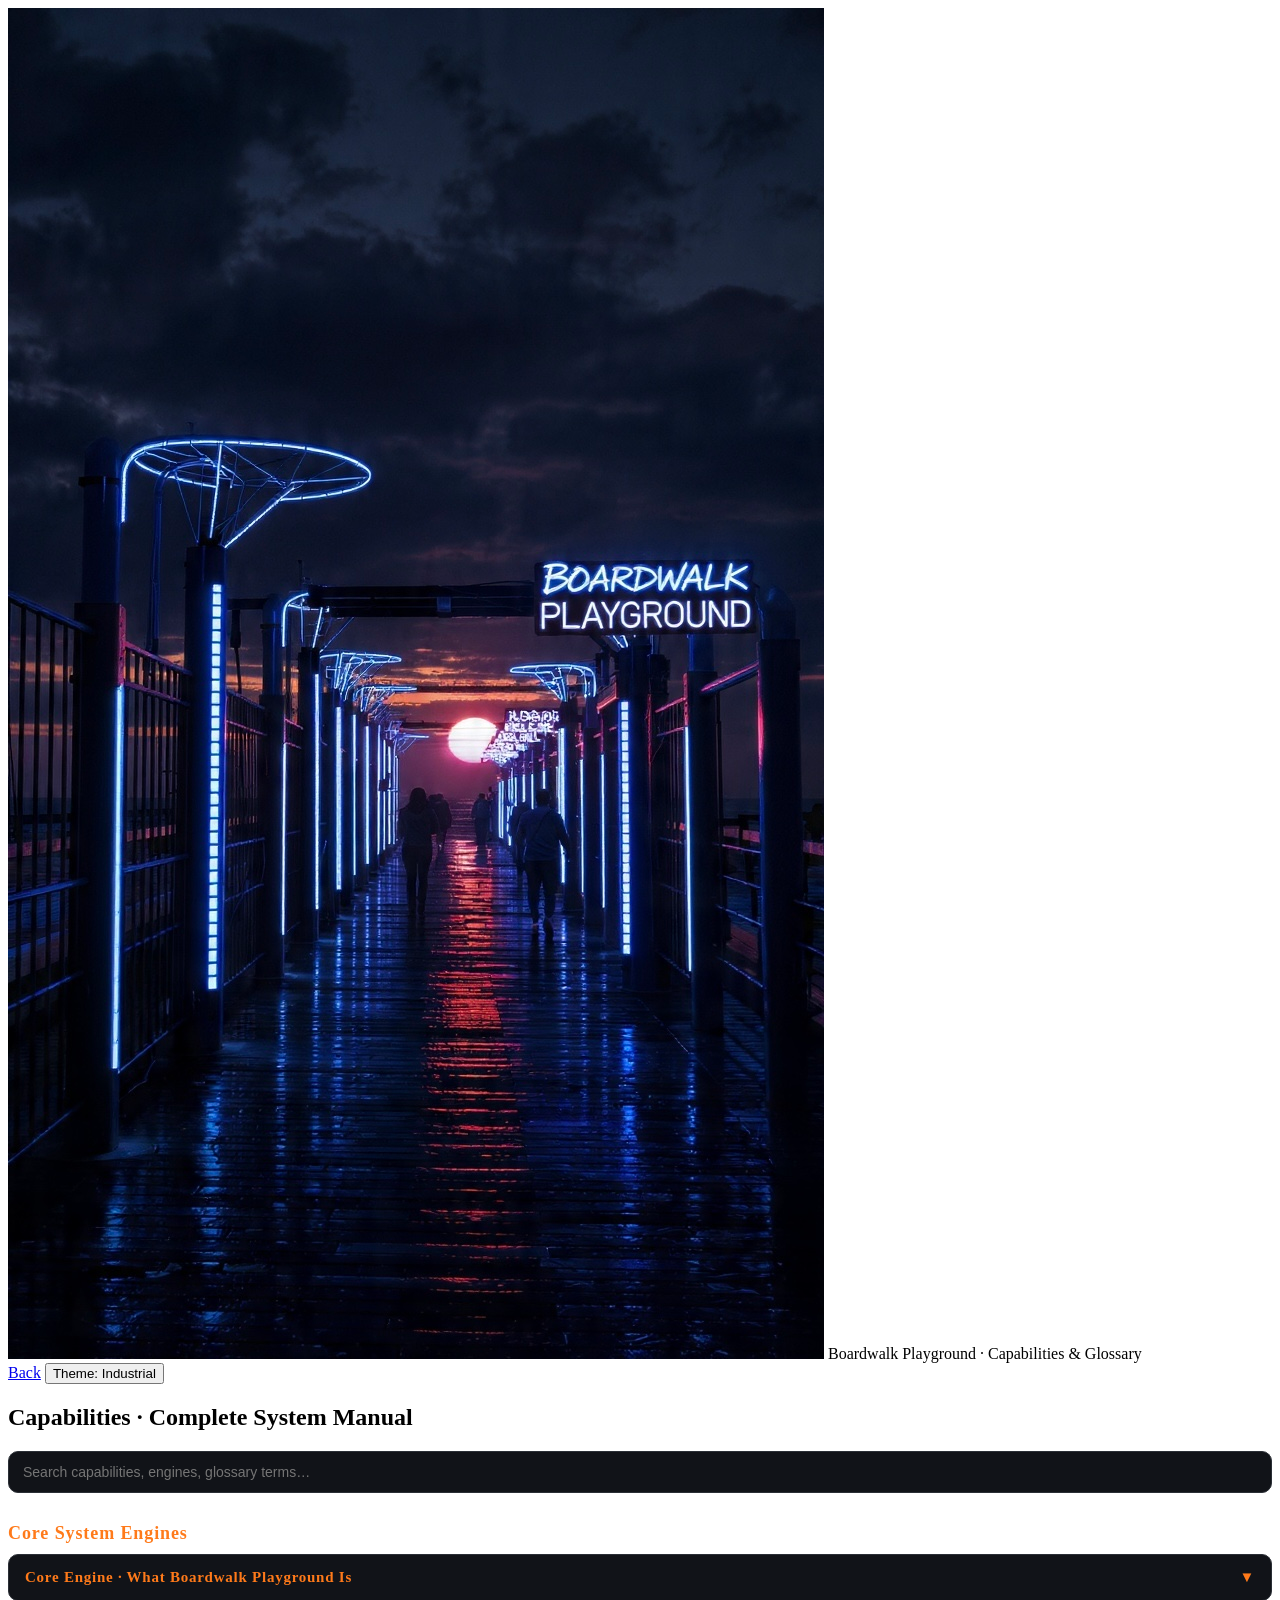
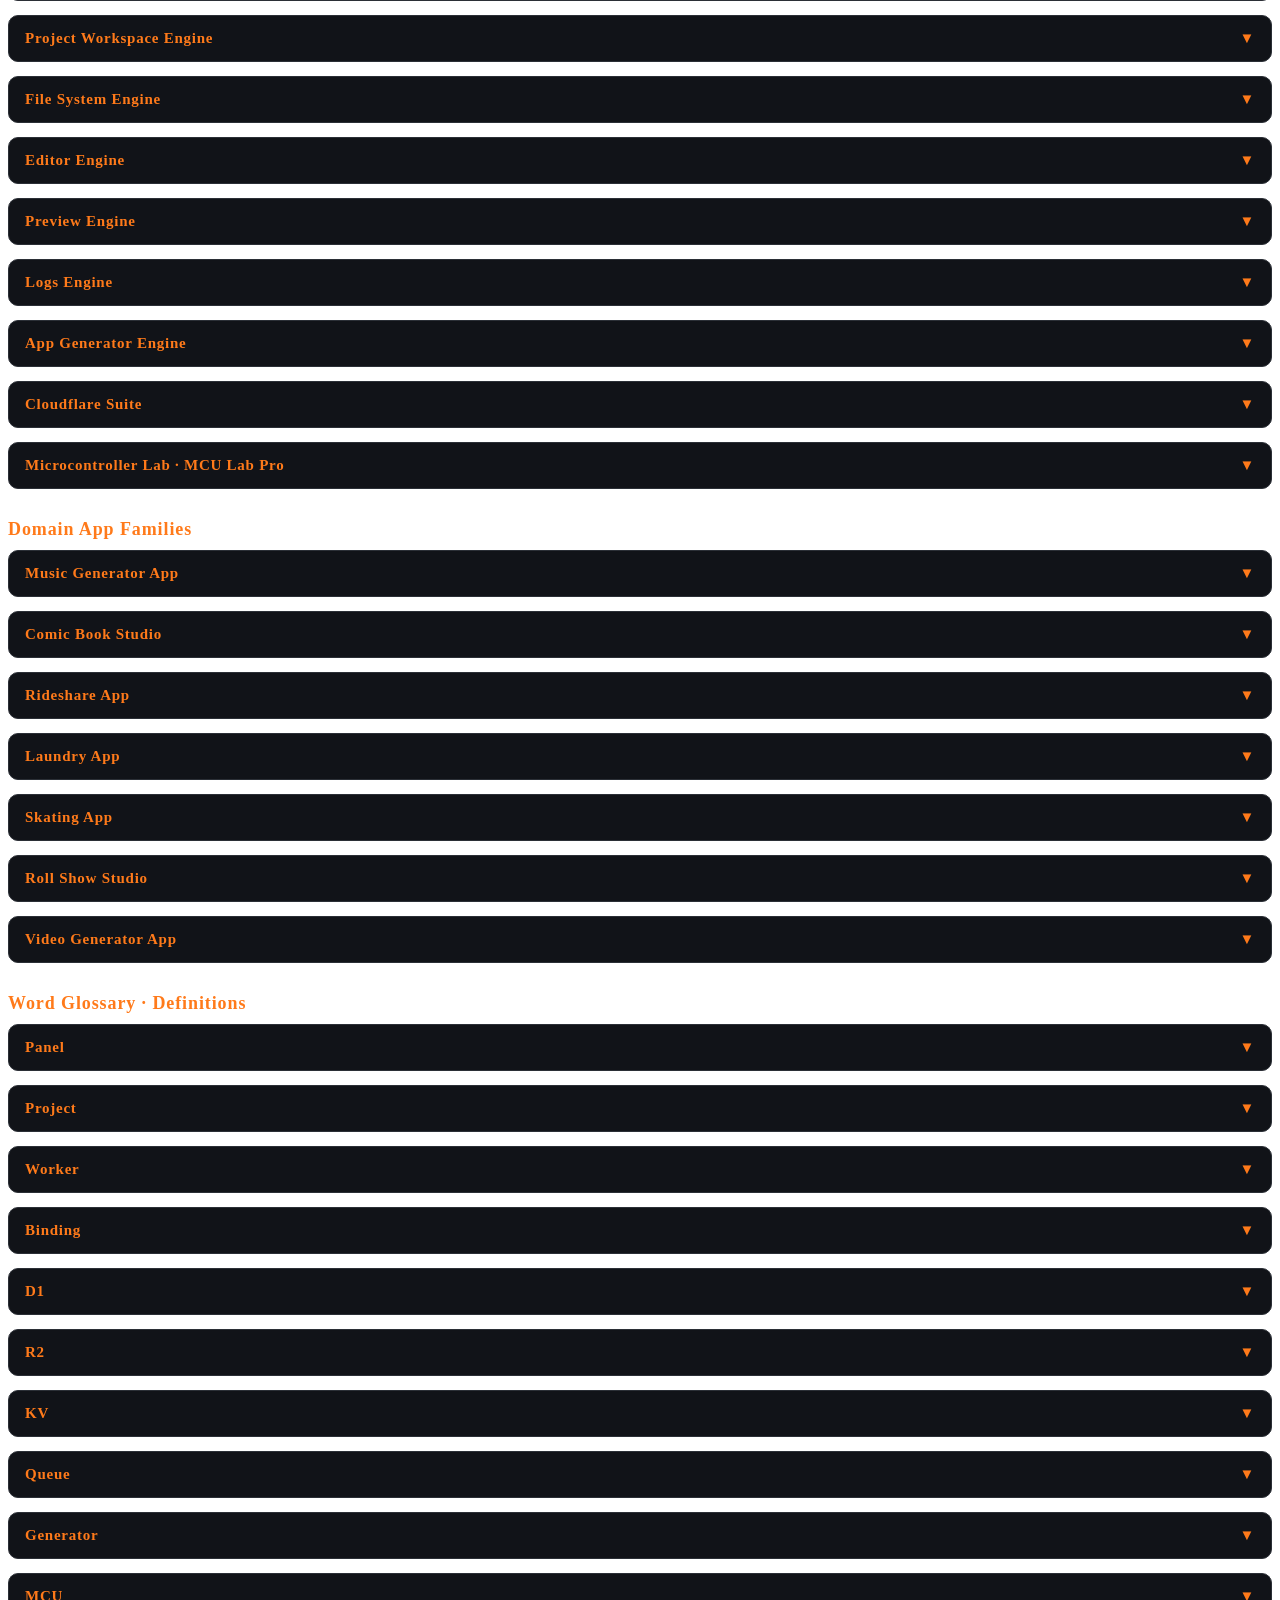
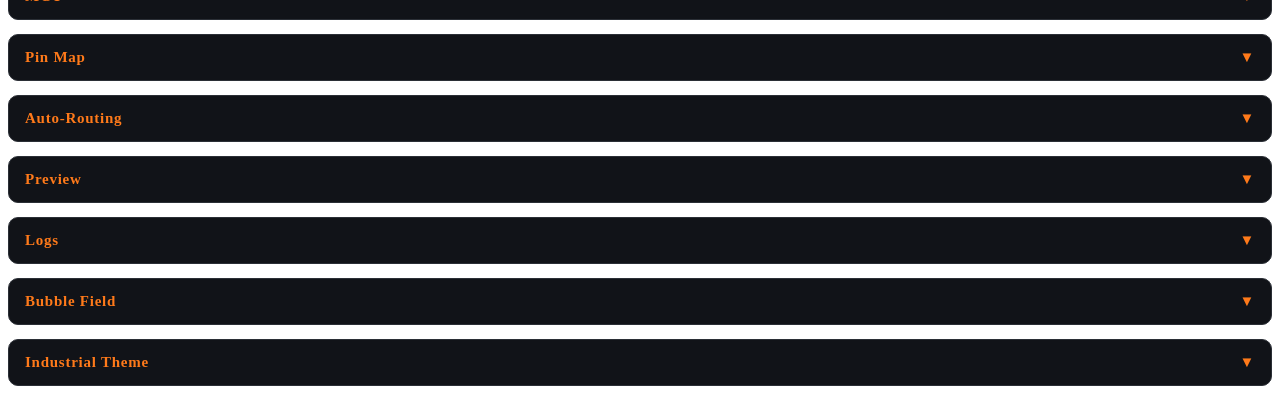
<file: frontend/capabilities.html>
<!DOCTYPE html>
<html data-theme="industrial">
<head>
  <meta charset="UTF-8" />
  <title>Boardwalk Playground · Capabilities & Glossary</title>
  <link rel="stylesheet" href="/frontend/static/style.css" />

  <style>
    .search-bar {
      margin-bottom: 20px;
      width: 100%;
    }
    .search-bar input {
      width: 100%;
      padding: 12px 14px;
      border-radius: 10px;
      border: 1px solid var(--border);
      background: var(--bg-panel);
      color: var(--text);
      font-size: 14px;
    }

    .dropdown {
      border: 1px solid var(--border);
      border-radius: 10px;
      margin-bottom: 14px;
      background: var(--bg-panel);
      cursor: pointer;
      padding: 14px 16px;
    }
    .dropdown-title {
      font-weight: 700;
      font-size: 15px;
      color: var(--accent);
      display: flex;
      justify-content: space-between;
      align-items: center;
      letter-spacing: 0.05em;
    }
    .dropdown-content {
      display: none;
      margin-top: 12px;
      font-size: 13px;
      color: var(--text);
      line-height: 1.6em;
    }
    .dropdown.open .dropdown-content {
      display: block;
    }

    h3.section-title {
      margin-top: 30px;
      margin-bottom: 10px;
      font-size: 18px;
      color: var(--accent);
      letter-spacing: 0.05em;
    }
  </style>
</head>

<body class="layout-page">

  <!-- TOP BAR -->
  <header class="topbar">
    <div class="topbar-left">
      <img src="/frontend/static/logo.png" class="logo" />
      <span class="app-title">Boardwalk Playground · Capabilities & Glossary</span>
    </div>

    <div class="topbar-right">
      <a href="/" class="btn btn-ghost">Back</a>
      <button id="theme-toggle" class="btn btn-ghost">Theme: Industrial</button>
    </div>
  </header>

  <!-- MAIN -->
  <main class="page-main">
    <section class="panel">

      <h2>Capabilities · Complete System Manual</h2>

      <!-- SEARCH BAR -->
      <div class="search-bar">
        <input id="cap-search" placeholder="Search capabilities, engines, glossary terms…" />
      </div>

      <!-- ========================= -->
      <!--       CAPABILITIES        -->
      <!-- ========================= -->

      <h3 class="section-title">Core System Engines</h3>

      <div class="dropdown">
        <div class="dropdown-title">Core Engine · What Boardwalk Playground Is <span>▼</span></div>
        <div class="dropdown-content">
          Boardwalk Playground is a **local-first software factory**.  
          It generates, edits, runs, previews, and deploys entire apps.  
          It is the machine that builds your ecosystem:  
          music generator, comic studio, rideshare, laundry, skating, Roll Show, video generator, and more.
        </div>
      </div>

      <div class="dropdown">
        <div class="dropdown-title">Project Workspace Engine <span>▼</span></div>
        <div class="dropdown-content">
          Manages multiple full-stack apps at once.  
          Each app lives under `/projects`.  
          Switch projects instantly.  
          All editing, running, previewing, and deploying happens inside the selected project.
        </div>
      </div>

      <div class="dropdown">
        <div class="dropdown-title">File System Engine <span>▼</span></div>
        <div class="dropdown-content">
          Creates, edits, deletes, and generates files and folders.  
          Generates HTML, CSS, JS, Workers, APIs, templates, and full project structures.
        </div>
      </div>

      <div class="dropdown">
        <div class="dropdown-title">Editor Engine <span>▼</span></div>
        <div class="dropdown-content">
          Full-screen industrial editor.  
          Supports load, save, new file, delete file.  
          Connected directly to the File System Engine.
        </div>
      </div>

      <div class="dropdown">
        <div class="dropdown-title">Preview Engine <span>▼</span></div>
        <div class="dropdown-content">
          Live preview of any project.  
          Auto-refresh.  
          Error capture.  
          Connected to Logs + Errors.
        </div>
      </div>

      <div class="dropdown">
        <div class="dropdown-title">Logs Engine <span>▼</span></div>
        <div class="dropdown-content">
          Streams system logs, generator logs, and error logs in real time.  
          Used by every engine in the Playground.
        </div>
      </div>

      <div class="dropdown">
        <div class="dropdown-title">App Generator Engine <span>▼</span></div>
        <div class="dropdown-content">
          Generates entire apps from prompts.  
          Creates folders, files, Workers, APIs, UI pages, templates, and deploy pipelines.  
          Logs every step.
        </div>
      </div>

      <div class="dropdown">
        <div class="dropdown-title">Cloudflare Suite <span>▼</span></div>
        <div class="dropdown-content">
          Deploy Workers, Pages, D1, R2, KV, Queues.  
          Inspect bindings.  
          Validate wrangler.toml.  
          Fully integrated with Logs.
        </div>
      </div>

      <div class="dropdown">
        <div class="dropdown-title">Microcontroller Lab · MCU Lab Pro <span>▼</span></div>
        <div class="dropdown-content">
          Full breadboard simulator.  
          Board awareness (ESP32, Arduino, RP2040).  
          Component awareness (LEDs, sensors, motors).  
          Wire drawing, auto-routing, pin validation.  
          Code generation from wiring.  
          Firmware flashing.
        </div>
      </div>

      <!-- ========================= -->
      <!--      DOMAIN APPS          -->
      <!-- ========================= -->

      <h3 class="section-title">Domain App Families</h3>

      <div class="dropdown"><div class="dropdown-title">Music Generator App <span>▼</span></div><div class="dropdown-content">Track generator, metadata editor, playlist builder, Worker backend, export system.</div></div>
      <div class="dropdown"><div class="dropdown-title">Comic Book Studio <span>▼</span></div><div class="dropdown-content">Page templates, panel layouts, speech bubbles, image upload, PDF export.</div></div>
      <div class="dropdown"><div class="dropdown-title">Rideshare App <span>▼</span></div><div class="dropdown-content">Driver/rider schema, trip requests, map UI, pricing logic, Worker backend.</div></div>
      <div class="dropdown"><div class="dropdown-title">Laundry App <span>▼</span></div><div class="dropdown-content">Pickup/dropoff flows, order tracking, time slots, Worker backend.</div></div>
      <div class="dropdown"><div class="dropdown-title">Skating App <span>▼</span></div><div class="dropdown-content">Sessions, spots, combos, video clips, BeltLine runs, media storage.</div></div>
      <div class="dropdown"><div class="dropdown-title">Roll Show Studio <span>▼</span></div><div class="dropdown-content">Episodes, acts, performers, rights, payouts, lead gen, media library.</div></div>
      <div class="dropdown"><div class="dropdown-title">Video Generator App <span>▼</span></div><div class="dropdown-content">Shot list schema, script mapping, render hooks, Worker backend.</div></div>

      <!-- ========================= -->
      <!--       WORD GLOSSARY       -->
      <!-- ========================= -->

      <h3 class="section-title">Word Glossary · Definitions</h3>

      <div class="dropdown"><div class="dropdown-title">Panel <span>▼</span></div><div class="dropdown-content">A full-screen cinematic section of the Playground UI. Panels replace pages.</div></div>

      <div class="dropdown"><div class="dropdown-title">Project <span>▼</span></div><div class="dropdown-content">A folder under `/projects` containing a full app: frontend, backend, assets, config.</div></div>

      <div class="dropdown"><div class="dropdown-title">Worker <span>▼</span></div><div class="dropdown-content">A Cloudflare backend script that handles APIs, logic, storage, and deployment.</div></div>

      <div class="dropdown"><div class="dropdown-title">Binding <span>▼</span></div><div class="dropdown-content">A connection between a Worker and a Cloudflare resource (D1, R2, KV, Queue).</div></div>

      <div class="dropdown"><div class="dropdown-title">D1 <span>▼</span></div><div class="dropdown-content">Cloudflare’s SQLite database. Used for structured data.</div></div>

      <div class="dropdown"><div class="dropdown-title">R2 <span>▼</span></div><div class="dropdown-content">Cloudflare’s object storage. Used for media, files, exports, uploads.</div></div>

      <div class="dropdown"><div class="dropdown-title">KV <span>▼</span></div><div class="dropdown-content">Cloudflare’s key-value store. Used for config, flags, small data.</div></div>

      <div class="dropdown"><div class="dropdown-title">Queue <span>▼</span></div><div class="dropdown-content">Cloudflare’s job queue system. Used for background tasks.</div></div>

      <div class="dropdown"><div class="dropdown-title">Generator <span>▼</span></div><div class="dropdown-content">The engine that creates apps, files, Workers, and UI from prompts.</div></div>

      <div class="dropdown"><div class="dropdown-title">MCU <span>▼</span></div><div class="dropdown-content">Microcontroller Unit. Used in the MCU Lab for hardware simulation.</div></div>

      <div class="dropdown"><div class="dropdown-title">Pin Map <span>▼</span></div><div class="dropdown-content">A list of all pins on a microcontroller board and what they support.</div></div>

      <div class="dropdown"><div class="dropdown-title">Auto-Routing <span>▼</span></div><div class="dropdown-content">Automatic wire drawing between components in the MCU Lab.</div></div>

      <div class="dropdown"><div class="dropdown-title">Preview <span>▼</span></div><div class="dropdown-content">Live rendering of your app inside the Playground.</div></div>

      <div class="dropdown"><div class="dropdown-title">Logs <span>▼</span></div><div class="dropdown-content">Real-time output from the system, generator, Worker, and errors.</div></div>

      <div class="dropdown"><div class="dropdown-title">Bubble Field <span>▼</span></div><div class="dropdown-content">Boardwalk’s signature rounded input style used across the UI.</div></div>

      <div class="dropdown"><div class="dropdown-title">Industrial Theme <span>▼</span></div><div class="dropdown-content">The default Boardwalk theme: dark, neon, metallic, cinematic.</div></div>

    </section>
  </main>

  <script src="/frontend/static/app.js"></script>

  <script>
    // Dropdown toggle
    document.querySelectorAll(".dropdown").forEach(drop => {
      drop.addEventListener("click", () => drop.classList.toggle("open"));
    });

    // Search filter
    const search = document.getElementById("cap-search");
    search.addEventListener("input", () => {
      const q = search.value.toLowerCase();
      document.querySelectorAll(".dropdown").forEach(drop => {
        const text = drop.innerText.toLowerCase();
        drop.style.display = text.includes(q) ? "block" : "none";
      });
    });
  </script>

</body>
</html>
</file>
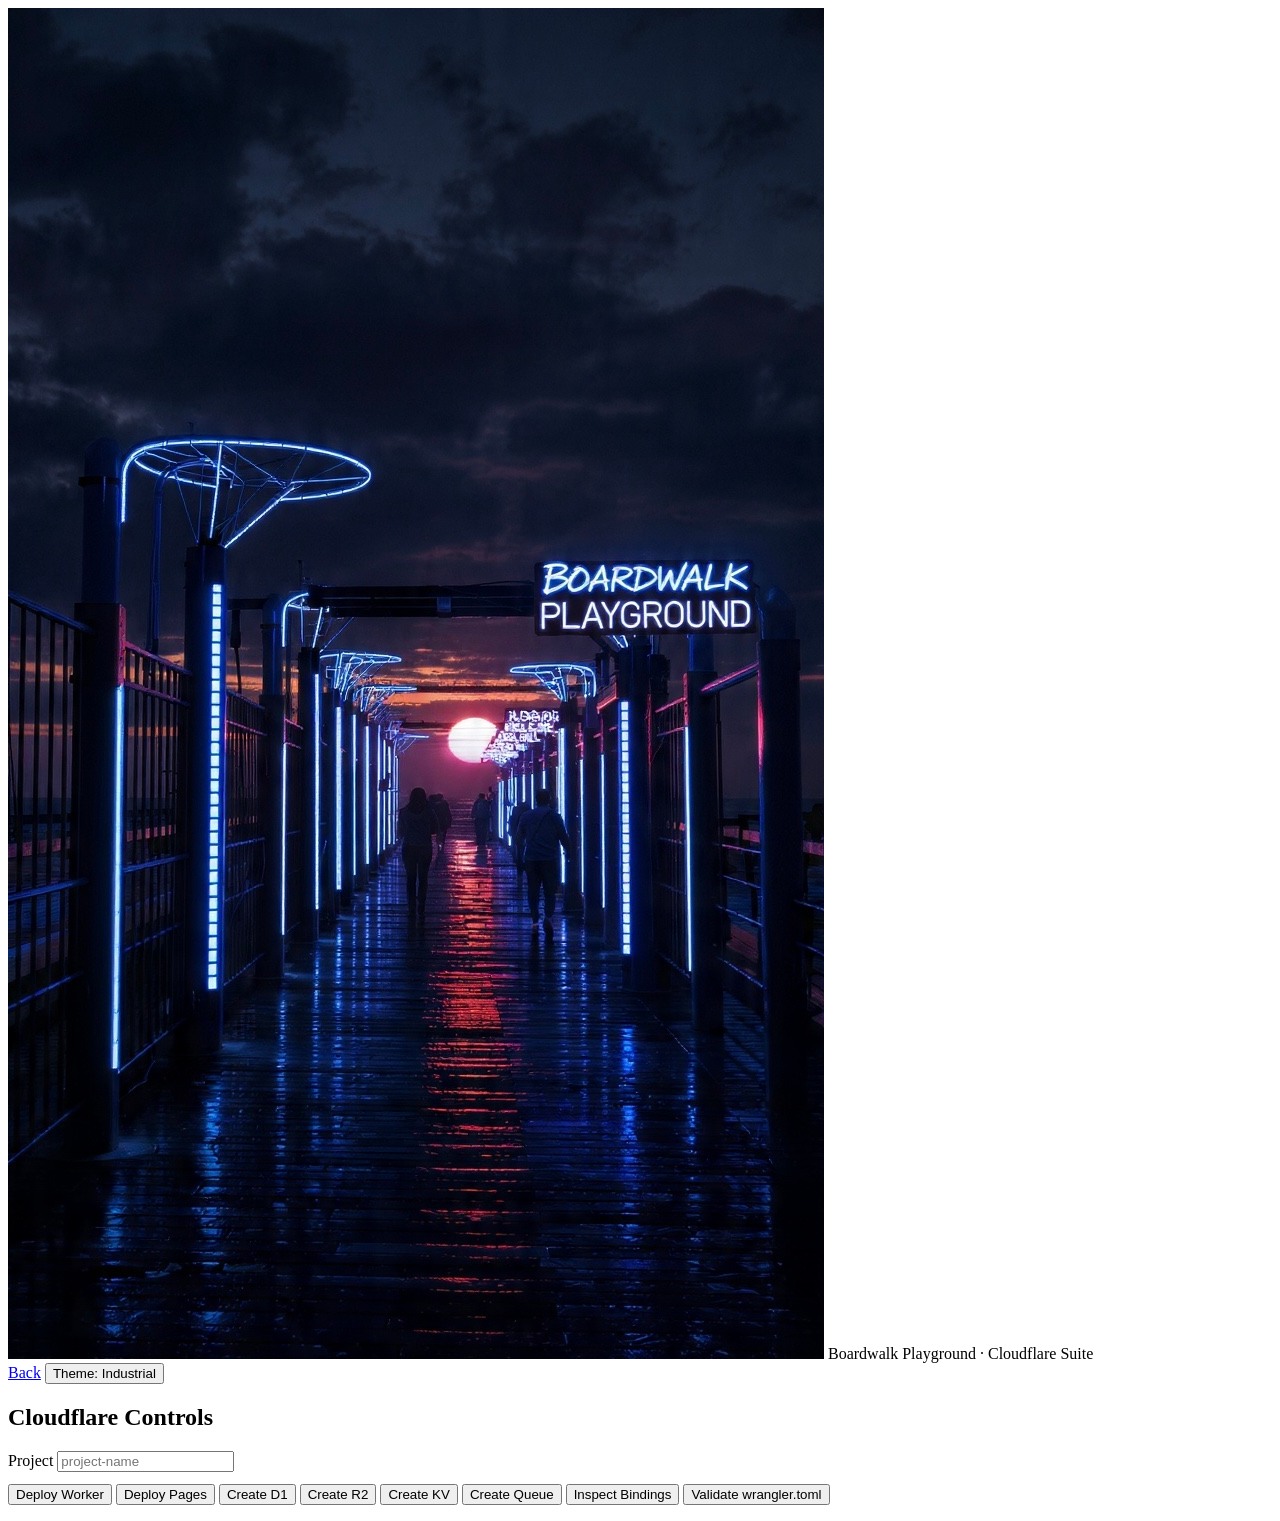
<file: frontend/cloudflare.html>
<!DOCTYPE html>
<html data-theme="industrial">
<head>
  <meta charset="UTF-8" />
  <title>Boardwalk Playground · Cloudflare</title>
  <link rel="stylesheet" href="/frontend/static/style.css" />
</head>

<body class="layout-page">

  <!-- TOP BAR -->
  <header class="topbar">
    <div class="topbar-left">
      <img src="/frontend/static/logo.png" class="logo" />
      <span class="app-title">Boardwalk Playground · Cloudflare Suite</span>
    </div>

    <div class="topbar-right">
      <a href="/" class="btn btn-ghost">Back</a>
      <button id="theme-toggle" class="btn btn-ghost">Theme: Industrial</button>
    </div>
  </header>

  <!-- MAIN -->
  <main class="page-main">

    <section class="panel">

      <h2>Cloudflare Controls</h2>

      <!-- PROJECT FIELD -->
      <div class="field-row">
        <label class="bubble-field">
          <span>Project</span>
          <input id="cf-project" class="input" placeholder="project-name" />
        </label>
      </div>

      <!-- BUTTON GRID -->
      <div class="button-grid" style="margin-top:12px;">
        <button class="btn btn-primary" id="cf-deploy-worker">Deploy Worker</button>
        <button class="btn btn-primary" id="cf-deploy-pages">Deploy Pages</button>
        <button class="btn btn-primary" id="cf-create-d1">Create D1</button>
        <button class="btn btn-primary" id="cf-create-r2">Create R2</button>
        <button class="btn btn-primary" id="cf-create-kv">Create KV</button>
        <button class="btn btn-primary" id="cf-create-queue">Create Queue</button>
        <button class="btn btn-primary" id="cf-inspect-bindings">Inspect Bindings</button>
        <button class="btn btn-primary" id="cf-validate-wrangler">Validate wrangler.toml</button>
      </div>

      <!-- LOG OUTPUT -->
      <div id="cf-log" class="log-panel" style="margin-top:16px;"></div>

    </section>

  </main>

  <script src="/frontend/static/app.js"></script>
</body>
</html>
</file>
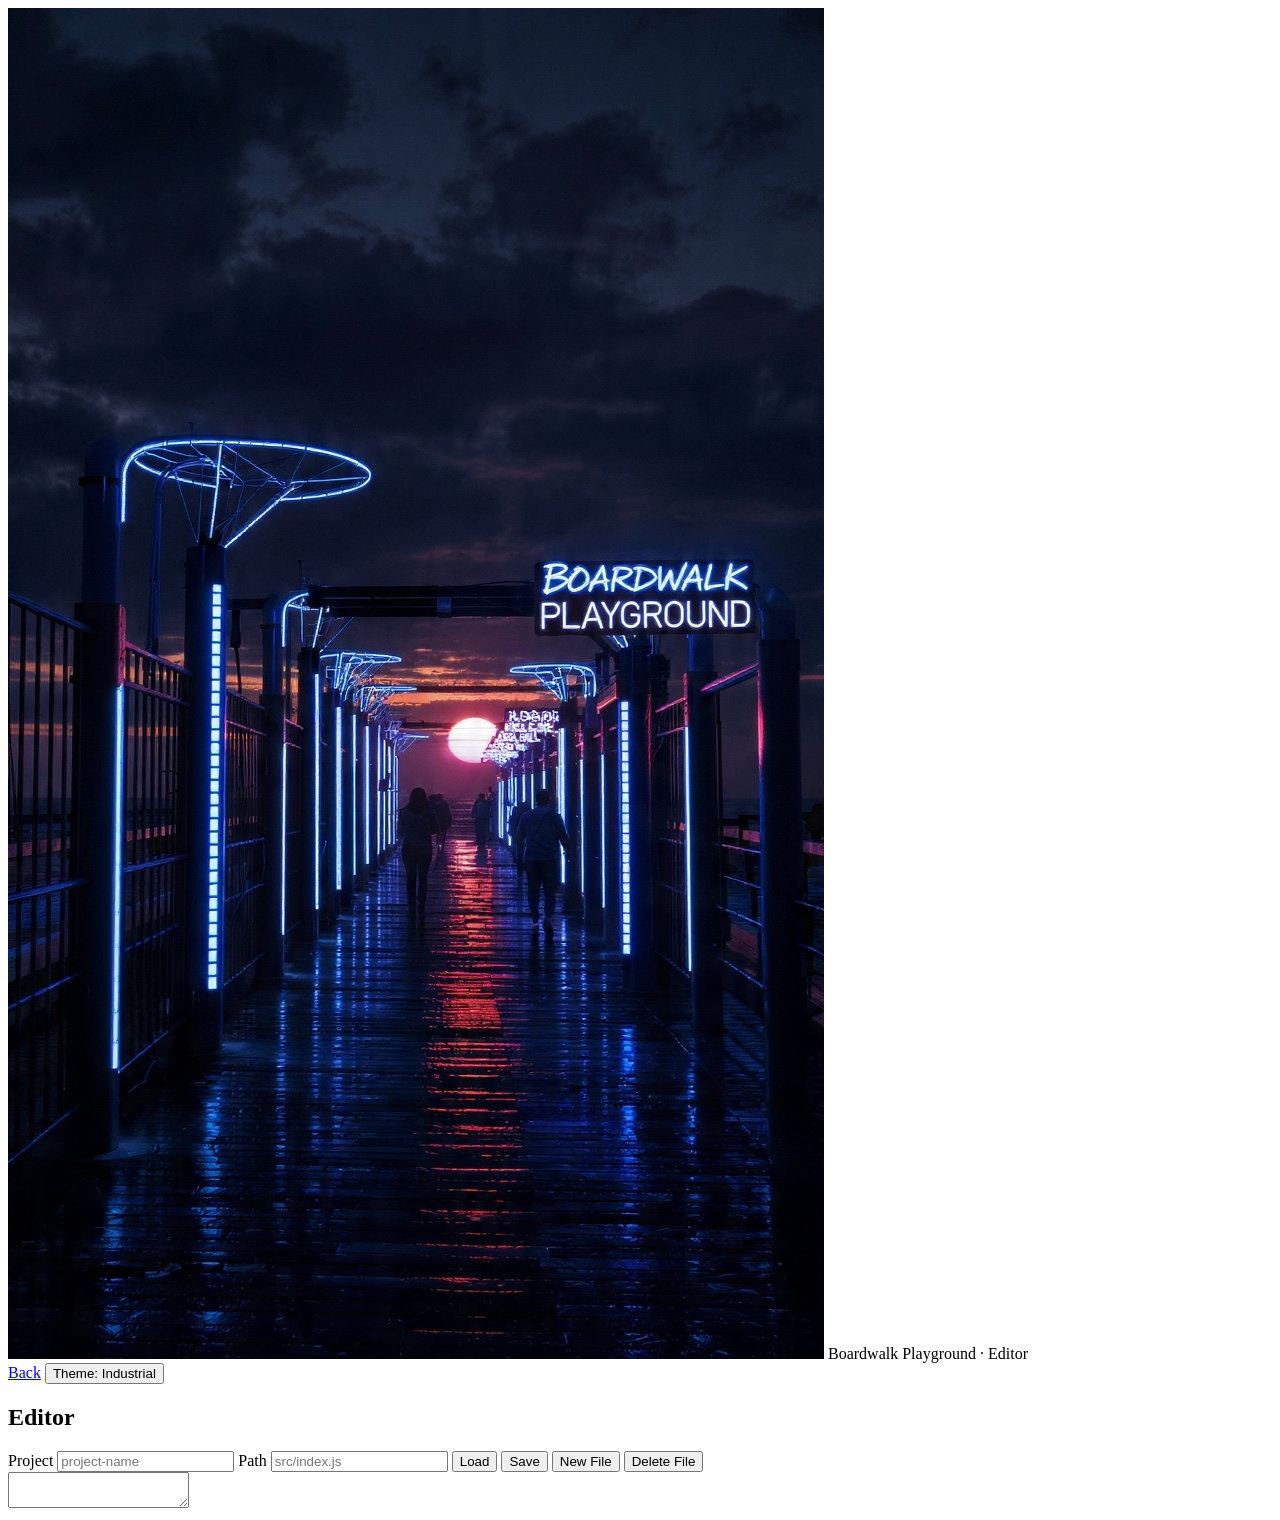
<file: frontend/editor.html>
<!DOCTYPE html>
<html data-theme="industrial">
<head>
  <meta charset="UTF-8" />
  <title>Boardwalk Playground · Editor</title>
  <link rel="stylesheet" href="/frontend/static/style.css" />
</head>

<body class="layout-page">

  <!-- TOP BAR -->
  <header class="topbar">
    <div class="topbar-left">
      <img src="/frontend/static/logo.png" class="logo" />
      <span class="app-title">Boardwalk Playground · Editor</span>
    </div>

    <div class="topbar-right">
      <a href="/" class="btn btn-ghost">Back</a>
      <button id="theme-toggle" class="btn btn-ghost">Theme: Industrial</button>
    </div>
  </header>

  <!-- MAIN -->
  <main class="page-main">

    <section class="panel">

      <h2>Editor</h2>

      <!-- FILE META BAR -->
      <div class="editor-meta">

        <label class="bubble-field">
          <span>Project</span>
          <input id="editor-project" class="input" placeholder="project-name" />
        </label>

        <label class="bubble-field">
          <span>Path</span>
          <input id="editor-path" class="input" placeholder="src/index.js" />
        </label>

        <button id="editor-load" class="btn btn-primary">Load</button>
        <button id="editor-save" class="btn btn-primary">Save</button>
        <button id="editor-new" class="btn btn-primary">New File</button>
        <button id="editor-delete" class="btn btn-danger">Delete File</button>

      </div>

      <!-- FULLSCREEN EDITOR -->
      <textarea id="editor-text" class="editor-window"></textarea>

    </section>

  </main>

  <script src="/frontend/static/app.js"></script>
</body>
</html>
</file>
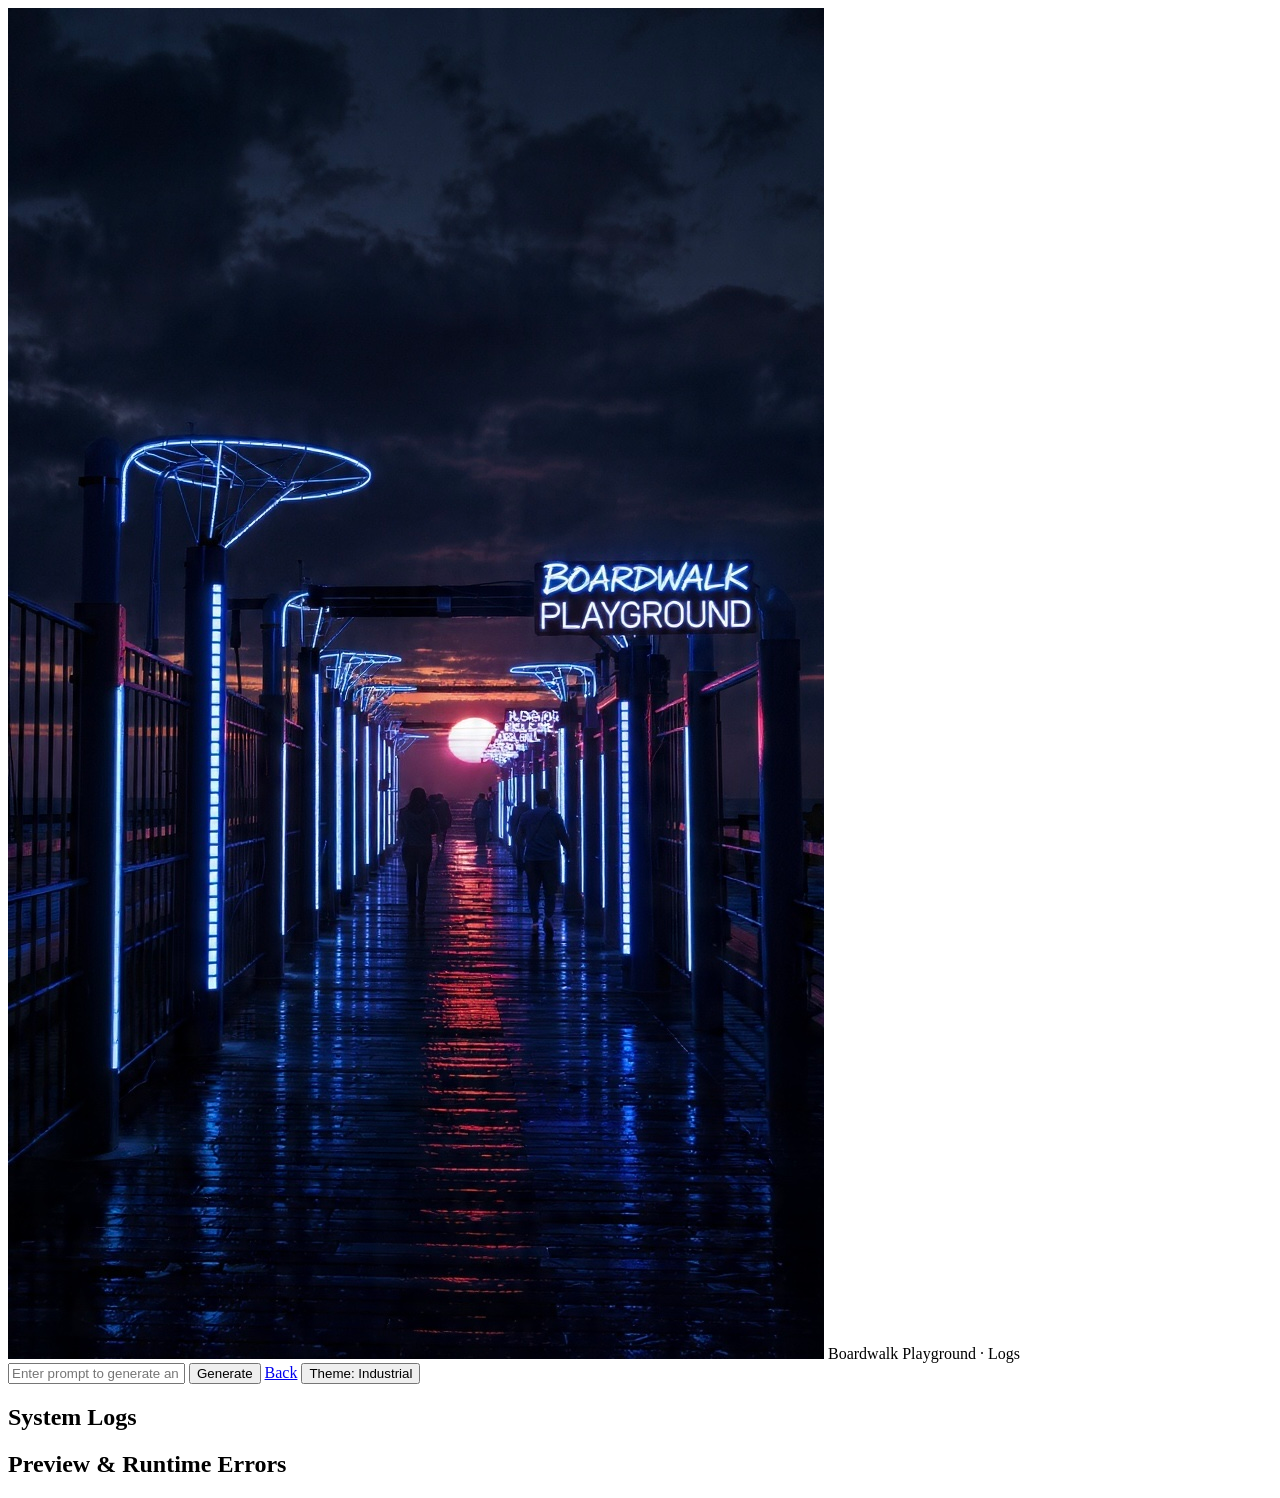
<file: frontend/logs.html>
<!DOCTYPE html>
<html data-theme="industrial">
<head>
  <meta charset="UTF-8" />
  <title>Boardwalk Playground · Logs</title>
  <link rel="stylesheet" href="/frontend/static/style.css" />
</head>

<body class="layout-page">
  <!-- TOP BAR -->
  <header class="topbar">
    <div class="topbar-left">
      <img src="/frontend/static/logo.png" class="logo" />
      <span class="app-title">Boardwalk Playground · Logs</span>
    </div>

    <div class="topbar-right">
      <!-- PROMPT INPUT FOR APP GENERATION -->
      <input 
        id="generator-prompt" 
        class="input prompt-input" 
        placeholder="Enter prompt to generate an app…" 
      />

      <button id="run-generator" class="btn btn-primary">
        Generate
      </button>

      <a href="/" class="btn btn-ghost">Back</a>
      <button id="theme-toggle" class="btn btn-ghost">Theme: Industrial</button>
    </div>
  </header>

  <!-- MAIN CONTENT -->
  <main class="page-main">

    <!-- SYSTEM LOGS -->
    <section class="panel">
      <h2>System Logs</h2>
      <pre id="logs-output" class="log-window"></pre>
    </section>

    <!-- ERROR LOGS -->
    <section class="panel">
      <h2>Preview & Runtime Errors</h2>
      <pre id="errors-output" class="error-window"></pre>
    </section>

  </main>

  <script src="/frontend/static/app.js"></script>
</body>
</html>
</file>
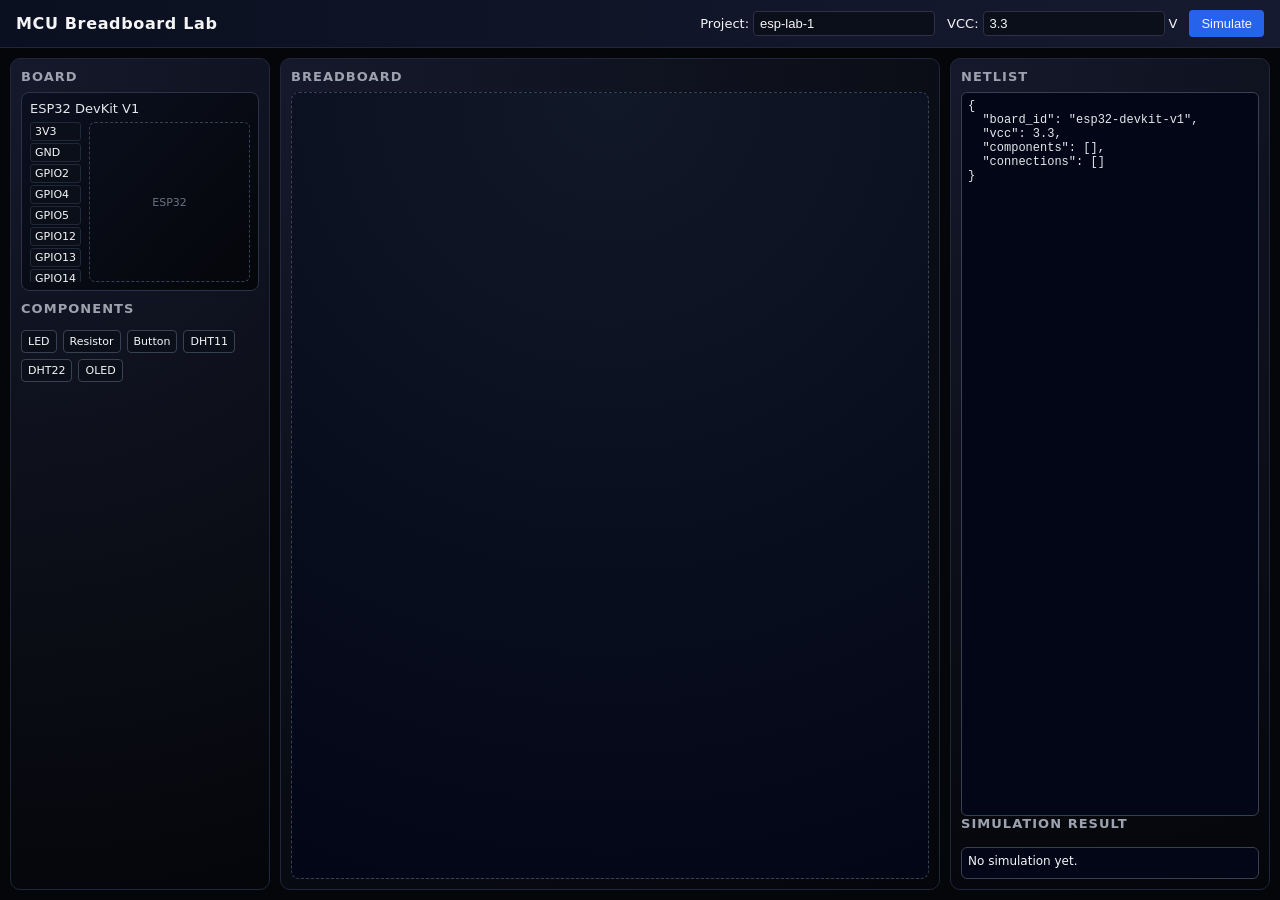
<file: frontend/mcu/breadboard.html>
<!DOCTYPE html>
<html lang="en">
<head>
  <meta charset="UTF-8" />
  <title>MCU Breadboard Lab</title>
  <link rel="stylesheet" href="breadboard.css" />
</head>
<body>
  <div id="app">
    <header class="top-bar">
      <div class="title">MCU Breadboard Lab</div>
      <div class="controls">
        <label>
          Project:
          <input id="projectName" type="text" value="esp-lab-1" />
        </label>
        <label>
          VCC:
          <input id="vccInput" type="number" step="0.1" value="3.3" />
          <span>V</span>
        </label>
        <button id="simulateBtn">Simulate</button>
      </div>
    </header>

    <main class="main-layout">
      <section class="left-panel">
        <h2>Board</h2>
        <div id="boardArea">
          <div class="board-card">
            <div class="board-name">ESP32 DevKit V1</div>
            <div class="board-body">
              <div class="board-pin-column">
                <div class="pin">3V3</div>
                <div class="pin">GND</div>
                <div class="pin">GPIO2</div>
                <div class="pin">GPIO4</div>
                <div class="pin">GPIO5</div>
                <div class="pin">GPIO12</div>
                <div class="pin">GPIO13</div>
                <div class="pin">GPIO14</div>
                <div class="pin">GPIO15</div>
                <div class="pin">GPIO16</div>
                <div class="pin">GPIO17</div>
                <div class="pin">GPIO18</div>
                <div class="pin">GPIO19</div>
                <div class="pin">GPIO21</div>
                <div class="pin">GPIO22</div>
                <div class="pin">GPIO23</div>
                <div class="pin">GPIO25</div>
                <div class="pin">GPIO26</div>
                <div class="pin">GPIO32</div>
                <div class="pin">GPIO33</div>
                <div class="pin">GPIO34</div>
                <div class="pin">GPIO35</div>
              </div>
              <div class="board-graphic">ESP32</div>
            </div>
          </div>
        </div>

        <h2>Components</h2>
        <div id="componentPalette" class="component-palette">
          <div class="component-item" data-type="led">LED</div>
          <div class="component-item" data-type="resistor">Resistor</div>
          <div class="component-item" data-type="button">Button</div>
          <div class="component-item" data-type="sensor-dht11">DHT11</div>
          <div class="component-item" data-type="sensor-dht22">DHT22</div>
          <div class="component-item" data-type="oled-ssd1306">OLED</div>
        </div>
      </section>

      <section class="center-panel">
        <h2>Breadboard</h2>
        <div id="breadboardCanvas" class="breadboard-canvas">
          <!-- Components will be rendered here -->
        </div>
      </section>

      <section class="right-panel">
        <h2>Netlist</h2>
        <textarea id="netlistEditor" spellcheck="false"></textarea>

        <h2>Simulation Result</h2>
        <div id="simResult" class="sim-result">
          <div class="sim-status">No simulation yet.</div>
          <div class="sim-issues"></div>
          <div class="sim-warnings"></div>
        </div>
      </section>
    </main>
  </div>

  <script src="breadboard.js"></script>
</body>
</html>
</file>
<file: frontend/static/style.css>
/* ============================================================
   PLAYGROUND GLOBAL THEME
   ============================================================ */

:root {
  --bg: #050607;
  --bg-panel: #111318;
  --bg-panel-alt: #181b22;
  --border: #2b2f36;
  --accent: #ff7a1a;
  --accent-soft: rgba(255, 122, 26, 0.18);
  --text: #f5f5f5;
  --muted: #9a9ea8;
  --danger: #ff3b3b;
  --success: #3bff7a;
  --font: system-ui, -apple-system, BlinkMacSystemFont, "Segoe UI", sans-serif;
}

html[data-theme="gold"] {
  --accent: #ffb84d;
  --accent-soft: rgba(255, 184, 77, 0.18);
  --bg-panel: #1a1a1a;
  --bg-panel-alt: #222;
  --text: #fff8e6;
  --muted: #d8c7a1;
}

html[data-theme="neon"] {
  --accent: #00ff9c;
  --accent-soft: rgba(0, 255, 156, 0.18);
  --bg: #020308;
  --bg-panel: #050814;
  --bg-panel-alt: #070b1a;
  --text: #e9fdf7;
  --muted: #7ad7b5;
}

/* ============================================================
   RESET + BODY
   ============================================================ */

* {
  box-sizing: border-box;
}

body.playground-root {
  margin: 0;
  background: radial-gradient(circle at top left, #20242c 0, var(--bg) 40%);
  color: var(--text);
  font-family: var(--font);
  height: 100vh;
  display: flex;
  flex-direction: column;
  overflow: hidden;
}

/* ============================================================
   TOP BAR
   ============================================================ */

.pg-topbar {
  height: 56px;
  background: linear-gradient(90deg, #0b0d10, #141820);
  border-bottom: 1px solid var(--border);
  display: flex;
  align-items: center;
  padding: 0 16px;
  gap: 16px;
}

.pg-burger {
  background: var(--bg-panel);
  border: 1px solid var(--border);
  color: var(--text);
  padding: 6px 10px;
  border-radius: 6px;
  cursor: pointer;
}

.pg-topbar-title {
  display: flex;
  align-items: center;
  gap: 10px;
}

.pg-logo {
  width: 32px;
  height: 32px;
  border-radius: 6px;
  background: var(--accent-soft);
}

.pg-title {
  font-weight: 600;
  letter-spacing: 0.04em;
}

.pg-subtitle {
  font-size: 11px;
  color: var(--muted);
}

.pg-topbar-actions {
  margin-left: auto;
}

/* ============================================================
   SIDEBAR
   ============================================================ */

.pg-layout {
  flex: 1;
  display: flex;
  overflow: hidden;
}

.pg-sidebar {
  width: 240px;
  background: var(--bg-panel);
  border-right: 1px solid var(--border);
  padding: 12px;
  display: flex;
  flex-direction: column;
  gap: 10px;
  overflow-y: auto;
}

.pg-nav-btn {
  background: var(--bg-panel-alt);
  border: 1px solid var(--border);
  padding: 10px 12px;
  border-radius: 10px;
  color: var(--text);
  font-size: 13px;
  cursor: pointer;
  text-align: left;
  transition: 0.15s;
}

.pg-nav-btn:hover {
  border-color: var(--accent);
  background: var(--accent-soft);
}

/* ============================================================
   MAIN AREA
   ============================================================ */

.pg-main {
  flex: 1;
  display: flex;
  flex-direction: column;
  overflow: hidden;
}

.pg-main-screen {
  flex: 1;
  background: var(--bg-panel-alt);
  border-bottom: 1px solid var(--border);
  padding: 12px;
  overflow: auto;
}

.pg-main-header {
  font-size: 14px;
  text-transform: uppercase;
  letter-spacing: 0.08em;
  color: var(--muted);
  margin-bottom: 8px;
}

.pg-main-content {
  background: var(--bg-panel);
  border: 1px solid var(--border);
  border-radius: 10px;
  padding: 16px;
  min-height: 200px;
}

/* ============================================================
   DOCK (BOTTOM) — TERMINAL / LOGS / ERRORS
   ============================================================ */

.pg-dock {
  height: 260px;
  background: var(--bg-panel);
  border-top: 1px solid var(--border);
  display: flex;
  flex-direction: column;
}

.pg-dock-tabs {
  display: flex;
  gap: 6px;
  padding: 8px;
  border-bottom: 1px solid var(--border);
}

.pg-dock-tab {
  padding: 6px 12px;
  background: var(--bg-panel-alt);
  border: 1px solid var(--border);
  border-radius: 8px;
  color: var(--text);
  cursor: pointer;
  font-size: 12px;
}

.pg-dock-tab.active {
  background: var(--accent-soft);
  border-color: var(--accent);
}

.pg-dock-panels {
  flex: 1;
  position: relative;
}

.pg-dock-panel {
  position: absolute;
  inset: 0;
  padding: 12px;
  overflow: auto;
}

.hidden {
  display: none !important;
}

/* ============================================================
   TERMINAL
   ============================================================ */

.pg-terminal-output {
  background: #000;
  color: #0f0;
  font-family: "JetBrains Mono", monospace;
  font-size: 12px;
  padding: 10px;
  border-radius: 8px;
  height: calc(100% - 50px);
  overflow-y: auto;
  border: 1px solid var(--border);
}

.pg-terminal-input-row {
  display: flex;
  gap: 8px;
  margin-top: 8px;
}

.pg-terminal-input {
  flex: 1;
  background: #05070b;
  border: 1px solid var(--border);
  border-radius: 6px;
  padding: 6px 8px;
  color: var(--text);
}

/* ============================================================
   ERRORS PANEL
   ============================================================ */

.pg-errors-output {
  background: #1a0b0b;
  border-radius: 8px;
  border: 1px solid var(--danger);
  padding: 10px;
  font-size: 12px;
  color: var(--danger);
  height: 100%;
  overflow-y: auto;
}

/* ============================================================
   AI PANEL — RIGHT SLIDE-OUT (360px)
   ============================================================ */

#dock-ai {
  position: fixed;
  top: 56px;
  right: 0;
  bottom: 0;
  width: 360px;
  background: var(--bg-panel);
  border-left: 1px solid var(--border);
  padding: 12px;
  display: flex;
  flex-direction: column;
  transform: translateX(100%);
  transition: transform 0.25s ease-out;
  z-index: 50;
}

body.ai-open #dock-ai {
  transform: translateX(0);
}

.pg-ai-output {
  background: var(--bg-panel-alt);
  border: 1px solid var(--border);
  border-radius: 8px;
  padding: 10px;
  flex: 1;
  overflow-y: auto;
  font-size: 13px;
}

.pg-ai-input-row {
  display: flex;
  gap: 8px;
  margin-top: 10px;
}

.pg-ai-input {
  flex: 1;
  height: 60px;
  background: #05070b;
  border: 1px solid var(--border);
  border-radius: 8px;
  padding: 8px;
  color: var(--text);
  resize: none;
}

/* ============================================================
   FLOATING AI BUTTON (RIGHT EDGE)
   ============================================================ */

#ai-float-btn {
  position: fixed;
  top: 50%;
  right: 0;
  transform: translateY(-50%);
  background: var(--accent);
  color: #111;
  padding: 10px 14px;
  border-radius: 8px 0 0 8px;
  cursor: pointer;
  z-index: 60;
  font-weight: bold;
  border: none;
}

/* ============================================================
   BUTTONS
   ============================================================ */

.pg-btn,
.pg-btn-primary,
.pg-btn-accent {
  border-radius: 8px;
  padding: 6px 12px;
  font-size: 12px;
  cursor: pointer;
  border: 1px solid var(--border);
  background: var(--bg-panel-alt);
  color: var(--text);
}

.pg-btn:hover {
  border-color: var(--accent);
}

.pg-btn-primary {
  background: var(--accent);
  color: #111;
  border-color: transparent;
}

.pg-btn-accent {
  background: var(--accent-soft);
  border-color: var(--accent);
}

/* ============================================================
   UTILITY
   ============================================================ */

.muted {
  color: var(--muted);
}
</file>
<file: frontend/mcu/breadboard.css>
*,
*::before,
*::after {
  box-sizing: border-box;
}

body {
  margin: 0;
  font-family: system-ui, -apple-system, BlinkMacSystemFont, "SF Pro Text",
    "Segoe UI", sans-serif;
  background: #05060a;
  color: #f5f5f7;
}

#app {
  display: flex;
  flex-direction: column;
  height: 100vh;
}

.top-bar {
  display: flex;
  justify-content: space-between;
  align-items: center;
  padding: 10px 16px;
  background: linear-gradient(90deg, #0b1020, #151a30);
  border-bottom: 1px solid #22263a;
}

.top-bar .title {
  font-weight: 600;
  letter-spacing: 0.04em;
}

.top-bar .controls {
  display: flex;
  gap: 12px;
  align-items: center;
  font-size: 13px;
}

.top-bar label {
  display: flex;
  align-items: center;
  gap: 4px;
}

.top-bar input {
  background: #0b0f1a;
  border: 1px solid #2b3148;
  color: #f5f5f7;
  padding: 4px 6px;
  border-radius: 4px;
  font-size: 13px;
}

.top-bar button {
  background: #2563eb;
  border: none;
  color: #f5f5f7;
  padding: 6px 12px;
  border-radius: 4px;
  font-size: 13px;
  cursor: pointer;
}

.top-bar button:hover {
  background: #1d4ed8;
}

.main-layout {
  flex: 1;
  display: grid;
  grid-template-columns: 260px minmax(0, 1.5fr) 320px;
  gap: 10px;
  padding: 10px;
}

.left-panel,
.center-panel,
.right-panel {
  background: radial-gradient(circle at top left, #15192b, #05060a);
  border-radius: 10px;
  border: 1px solid #22263a;
  padding: 10px;
  display: flex;
  flex-direction: column;
  min-height: 0;
}

.left-panel h2,
.center-panel h2,
.right-panel h2 {
  margin: 0 0 8px;
  font-size: 13px;
  text-transform: uppercase;
  letter-spacing: 0.08em;
  color: #9ca3af;
}

.board-card {
  border-radius: 8px;
  border: 1px solid #2b3148;
  padding: 8px;
  margin-bottom: 10px;
  background: linear-gradient(135deg, #0b1020, #05060a);
}

.board-name {
  font-size: 13px;
  margin-bottom: 6px;
  color: #e5e7eb;
}

.board-body {
  display: flex;
  gap: 8px;
}

.board-pin-column {
  display: flex;
  flex-direction: column;
  gap: 2px;
  font-size: 11px;
  max-height: 160px;
  overflow-y: auto;
}

.pin {
  padding: 2px 4px;
  border-radius: 3px;
  background: #0b0f1a;
  border: 1px solid #1f2937;
}

.board-graphic {
  flex: 1;
  border-radius: 6px;
  border: 1px dashed #374151;
  display: flex;
  align-items: center;
  justify-content: center;
  font-size: 11px;
  color: #6b7280;
}

.component-palette {
  display: flex;
  flex-wrap: wrap;
  gap: 6px;
  margin-top: 6px;
}

.component-item {
  font-size: 11px;
  padding: 4px 6px;
  border-radius: 4px;
  border: 1px solid #374151;
  background: #0b0f1a;
  cursor: grab;
  user-select: none;
}

.component-item:hover {
  border-color: #60a5fa;
}

.breadboard-canvas {
  flex: 1;
  border-radius: 8px;
  border: 1px dashed #374151;
  background: radial-gradient(circle at top, #111827, #020617);
  position: relative;
  overflow: hidden;
}

.breadboard-component {
  position: absolute;
  padding: 4px 6px;
  font-size: 11px;
  border-radius: 4px;
  border: 1px solid #4b5563;
  background: rgba(15, 23, 42, 0.9);
  cursor: move;
  user-select: none;
}

.breadboard-component .label {
  font-weight: 500;
}

.breadboard-component .meta {
  font-size: 10px;
  color: #9ca3af;
}

.right-panel textarea {
  flex: 1;
  resize: none;
  border-radius: 6px;
  border: 1px solid #374151;
  background: #020617;
  color: #e5e7eb;
  font-size: 12px;
  padding: 6px;
  font-family: "JetBrains Mono", ui-monospace, SFMono-Regular, Menlo, Monaco,
    Consolas, "Liberation Mono", "Courier New", monospace;
}

.sim-result {
  margin-top: 8px;
  padding: 6px;
  border-radius: 6px;
  border: 1px solid #374151;
  background: #020617;
  font-size: 12px;
}

.sim-status {
  margin-bottom: 4px;
}

.sim-issues,
.sim-warnings {
  font-size: 11px;
}

.sim-issues .issue {
  color: #f97373;
}

.sim-warnings .warning {
  color: #facc15;
}
</file>
